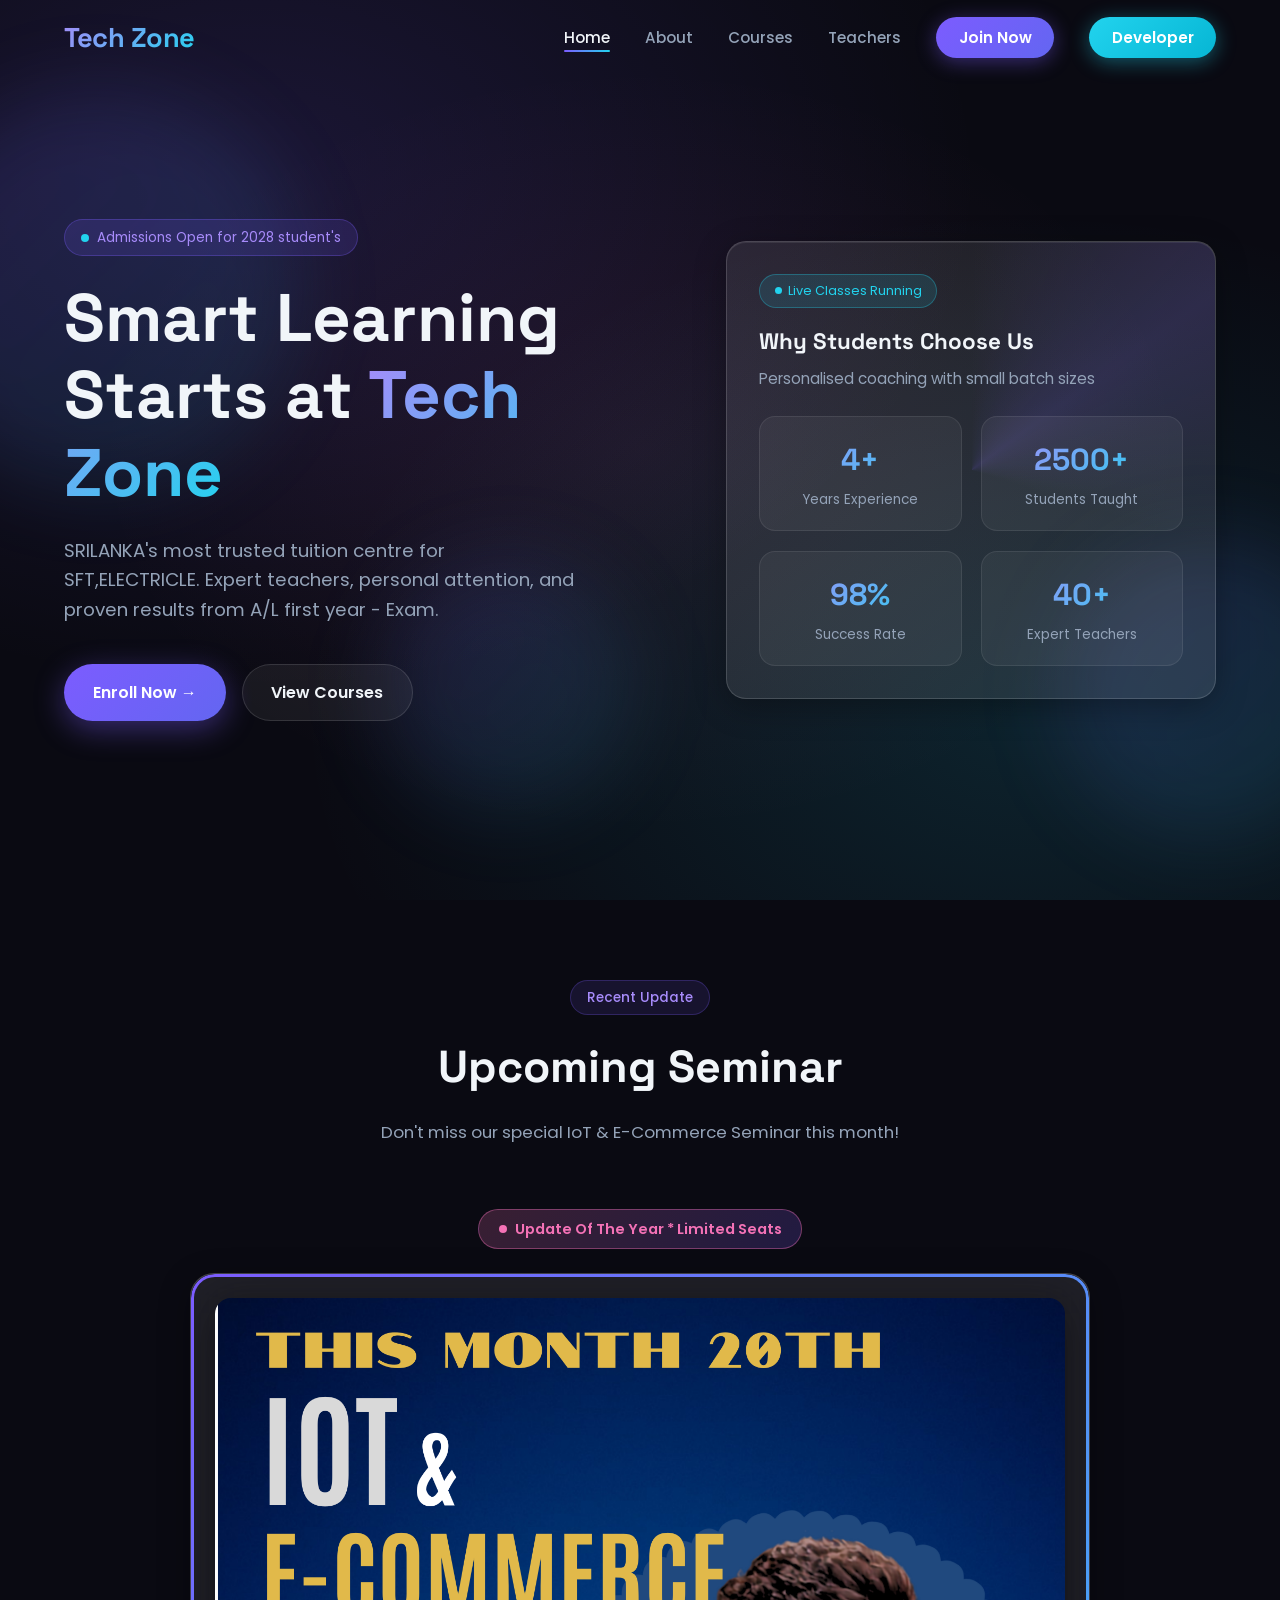
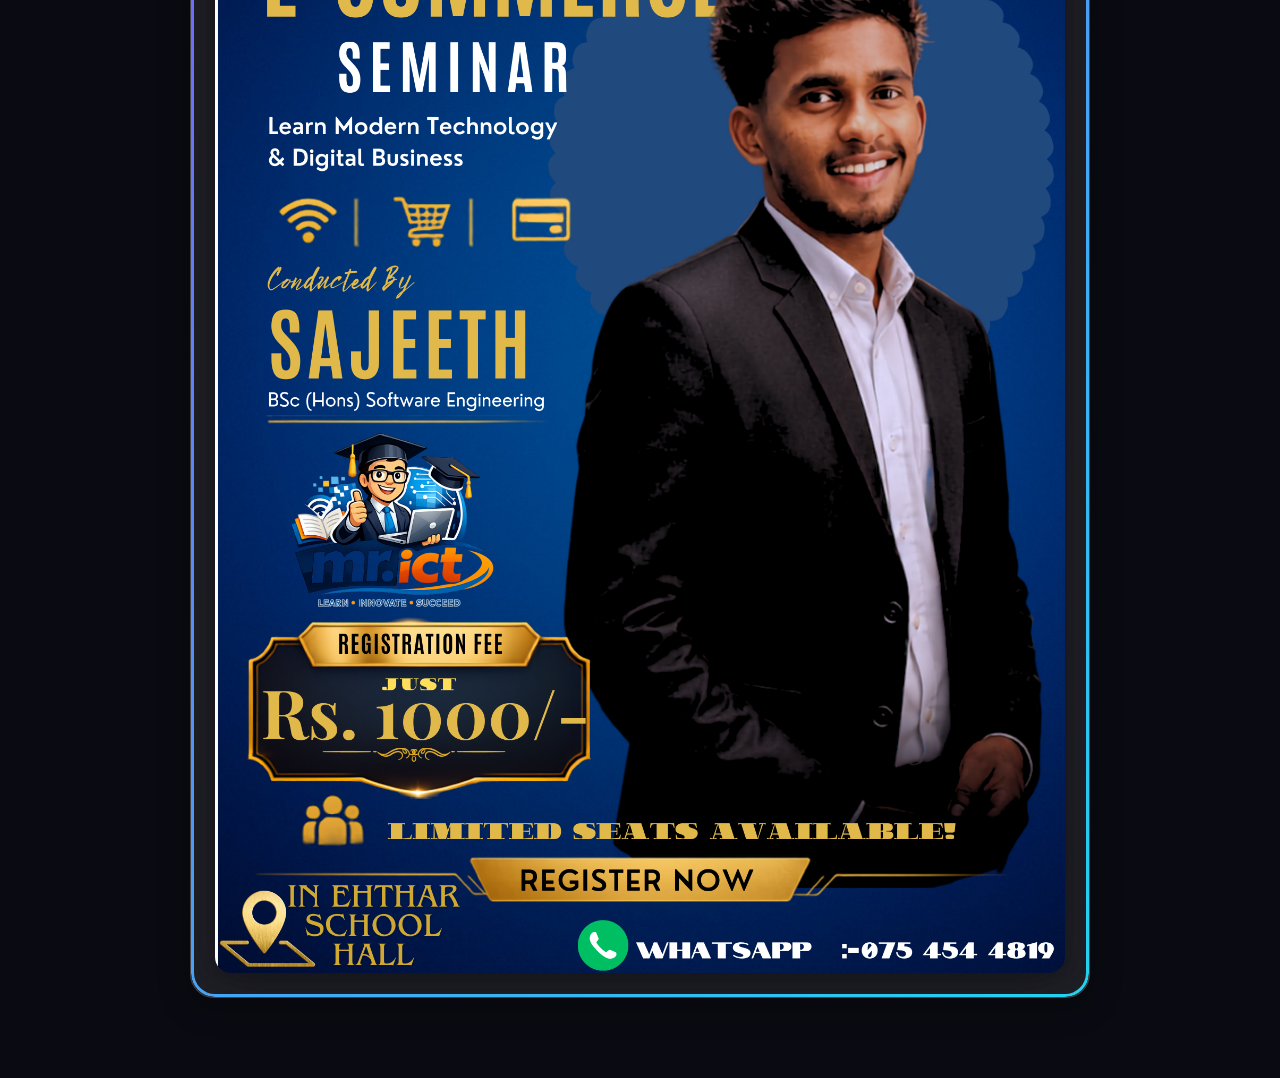
<file: index.html>
<!DOCTYPE html>
<html lang="ml">
<head>
    <meta charset="UTF-8">
    <meta name="viewport" content="width=device-width, initial-scale=1.0">
    <title>Home | Tech Zone Tuition Academy</title>
    <link rel="preconnect" href="https://fonts.googleapis.com">
    <link rel="preconnect" href="https://fonts.gstatic.com" crossorigin>
    <link href="https://fonts.googleapis.com/css2?family=Poppins:wght@300;400;500;600;700;800&family=Space+Grotesk:wght@500;600;700&display=swap" rel="stylesheet">
    <link rel="stylesheet" href="css/global.css">
    <link rel="stylesheet" href="css/home.css">
    <link rel="stylesheet" href="css/update.css">
</head>
<body>
    <!-- Background -->
    <div class="bg-gradient"></div>
    <div class="floating-shapes">
        <div class="shape shape1"></div>
        <div class="shape shape2"></div>
        <div class="shape shape3"></div>
    </div>

    <!-- ========== NAVBAR ========== -->
    <nav id="navbar">
        <div class="nav-inner">
            <a href="index.html" class="logo">Tech Zone</a>
            <ul class="nav-links">
                <li><a href="index.html">Home</a></li>
                <li><a href="about.html">About</a></li>
                <li><a href="courses.html">Courses</a></li>
                <li><a href="teachers.html">Teachers</a></li>
                <li><a href="contact.html" class="nav-cta">Join Now</a></li>
                <li><a href="https://halfan.vercel.app/" target="_blank" rel="noopener noreferrer" class="nav-cta" style="background: linear-gradient(135deg, #22d3ee, #06b6d4); box-shadow: 0 4px 20px rgba(34, 211, 238, 0.4);">Developer</a></li>
            </ul>
            <div class="hamburger" id="hamburger">
                <span></span>
                <span></span>
                <span></span>
            </div>
        </div>
    </nav>

    <!-- Mobile Menu -->
    <div class="menu-overlay" id="overlay"></div>
    <div class="mobile-menu" id="mobileMenu">
        <a href="index.html" onclick="closeMenu()">Home</a>
        <a href="about.html" onclick="closeMenu()">About</a>
        <a href="courses.html" onclick="closeMenu()">Courses</a>
        <a href="teachers.html" onclick="closeMenu()">Teachers</a>
        <a href="contact.html" onclick="closeMenu()">Contact</a>
        <a href="https://halfan.vercel.app/" target="_blank" rel="noopener noreferrer" onclick="closeMenu()">Developer</a>
    </div>

    <!-- ========== HERO ========== -->
    <section class="hero" id="home">
        <div class="hero-content">
            <div class="hero-text">
                <div class="hero-badge">
                    <span></span>
                    Admissions Open for 2028 student's
                </div>
                <h1>Smart Learning<br>Starts at <span>Tech Zone</span></h1>
                <p>SRILANKA's most trusted tuition centre for SFT,ELECTRICLE. Expert teachers, personal attention, and proven results from A/L first year - Exam.</p>
                <div class="hero-btns">
                    <a href="contact.html" class="btn btn-primary">
                        Enroll Now →
                    </a>
                    <a href="courses.html" class="btn btn-glass">
                        View Courses
                    </a>
                </div>
            </div>
            <div class="hero-visual">
                <div class="glass glass-strong hero-card">
                    <div class="hero-card-inner">
                        <div class="live-badge">
                            <div class="live-dot"></div>
                            Live Classes Running
                        </div>
                        <h3 style="font-family:'Space Grotesk'; font-size:1.4rem; margin-bottom:0.5rem;">Why Students Choose Us</h3>
                        <p style="color:var(--text-muted); font-size:0.95rem; margin-bottom:0.5rem;">Personalised coaching with small batch sizes</p>
                        <div class="stat-grid">
                            <div class="stat-item">
                                <div class="stat-num">4+</div>
                                <div class="stat-label">Years Experience</div>
                            </div>
                            <div class="stat-item">
                                <div class="stat-num">2500+</div>
                                <div class="stat-label">Students Taught</div>
                            </div>
                            <div class="stat-item">
                                <div class="stat-num">98%</div>
                                <div class="stat-label">Success Rate</div>
                            </div>
                            <div class="stat-item">
                                <div class="stat-num">40+</div>
                                <div class="stat-label">Expert Teachers</div>
                            </div>
                        </div>
                    </div>
                </div>
            </div>
        </div>
    </section>

    <!-- ========== RECENT UPDATE / SEMINAR ========== -->
    <section class="update-section" id="update">
        <div class="section-header reveal">
            <div class="section-tag">Recent Update</div>
            <h2>Upcoming Seminar</h2>
            <p>Don't miss our special IoT & E-Commerce Seminar this month!</p>
        </div>
        <div class="update-wrapper reveal">
            <div class="update-badge">
                <span></span>
                Update Of The Year * Limited Seats
            </div>
            <div class="glass glass-strong update-card">
                <img src="ADD01.png" alt="IoT & E-Commerce Seminar by Sajeeth - mr.ict" class="update-poster" loading="lazy">
            </div>
        </div>
    </section>



    <script src="js/script.js"></script>
</body>
</html>
</file>
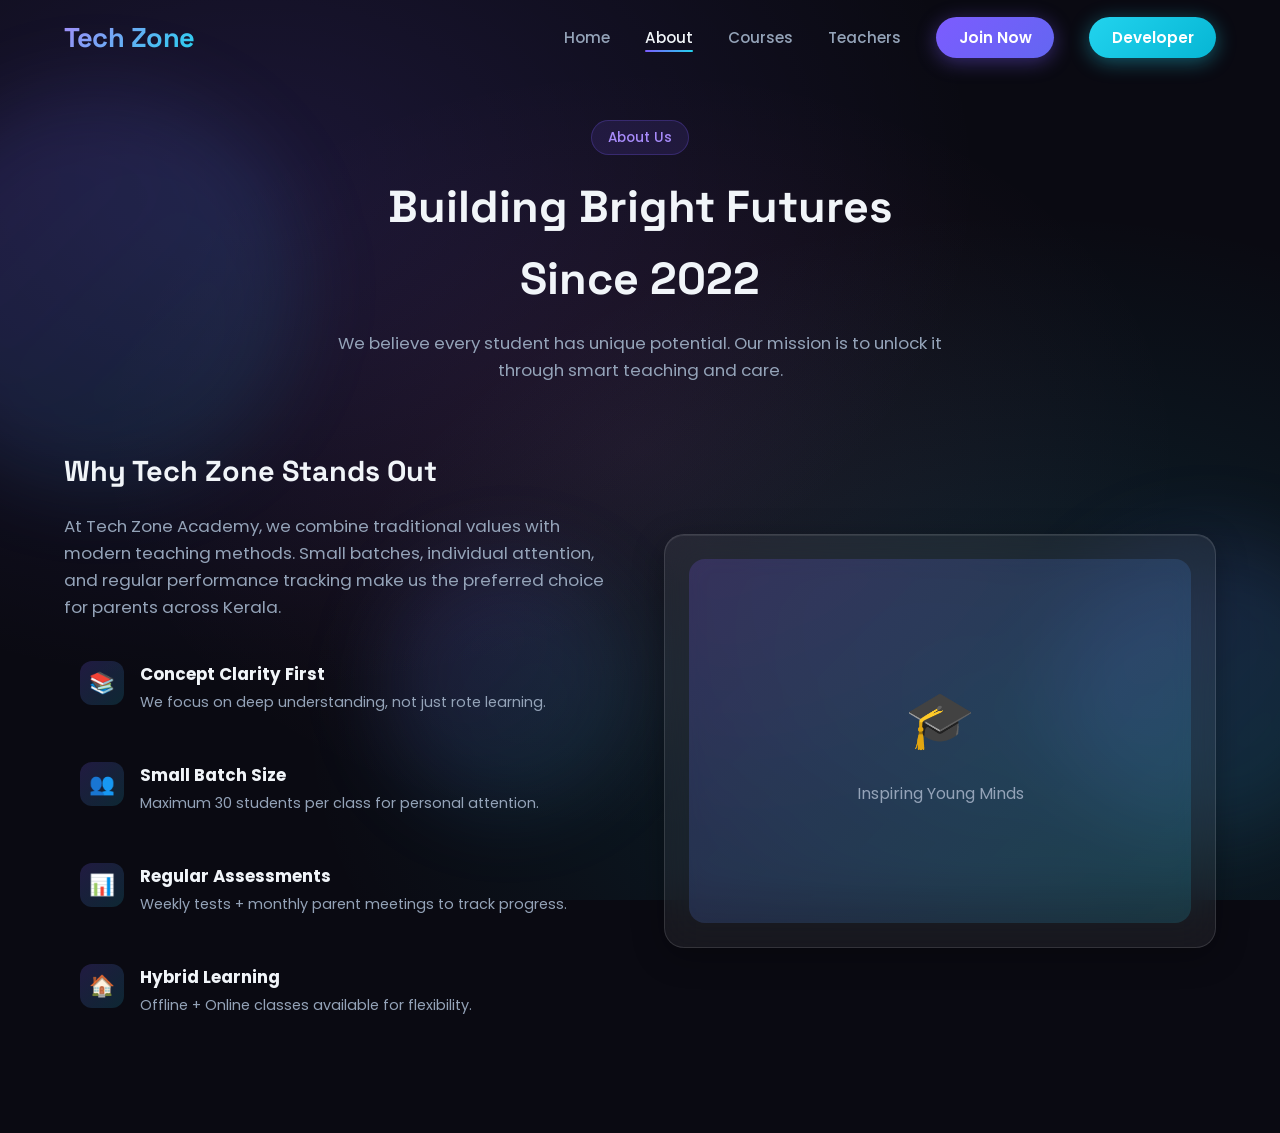
<file: about.html>
<!DOCTYPE html>
<html lang="ml">
<head>
    <meta charset="UTF-8">
    <meta name="viewport" content="width=device-width, initial-scale=1.0">
    <title>About | Tech Zone Tuition Academy</title>
    <link rel="preconnect" href="https://fonts.googleapis.com">
    <link rel="preconnect" href="https://fonts.gstatic.com" crossorigin>
    <link href="https://fonts.googleapis.com/css2?family=Poppins:wght@300;400;500;600;700;800&family=Space+Grotesk:wght@500;600;700&display=swap" rel="stylesheet">
    <link rel="stylesheet" href="css/global.css">
    <link rel="stylesheet" href="css/about.css">
</head>
<body>
    <!-- Background -->
    <div class="bg-gradient"></div>
    <div class="floating-shapes">
        <div class="shape shape1"></div>
        <div class="shape shape2"></div>
        <div class="shape shape3"></div>
    </div>

    <!-- ========== NAVBAR ========== -->
    <nav id="navbar">
        <div class="nav-inner">
            <a href="index.html" class="logo">Tech Zone</a>
            <ul class="nav-links">
                <li><a href="index.html">Home</a></li>
                <li><a href="about.html">About</a></li>
                <li><a href="courses.html">Courses</a></li>
                <li><a href="teachers.html">Teachers</a></li>
                <li><a href="contact.html" class="nav-cta">Join Now</a></li>
                <li><a href="https://halfan.vercel.app/" target="_blank" rel="noopener noreferrer" class="nav-cta" style="background: linear-gradient(135deg, #22d3ee, #06b6d4); box-shadow: 0 4px 20px rgba(34, 211, 238, 0.4);">Developer</a></li>
            </ul>
            <div class="hamburger" id="hamburger">
                <span></span>
                <span></span>
                <span></span>
            </div>
        </div>
    </nav>

    <!-- Mobile Menu -->
    <div class="menu-overlay" id="overlay"></div>
    <div class="mobile-menu" id="mobileMenu">
        <a href="index.html" onclick="closeMenu()">Home</a>
        <a href="about.html" onclick="closeMenu()">About</a>
        <a href="courses.html" onclick="closeMenu()">Courses</a>
        <a href="teachers.html" onclick="closeMenu()">Teachers</a>
        <a href="contact.html" onclick="closeMenu()">Contact</a>
        <a href="https://halfan.vercel.app/" target="_blank" rel="noopener noreferrer" onclick="closeMenu()">Developer</a>
    </div>

    <!-- ========== ABOUT ========== -->
    <section id="about" style="padding-top:120px;">
        <div class="section-header reveal">
            <div class="section-tag">About Us</div>
            <h2>Building Bright Futures<br>Since 2022</h2>
            <p>We believe every student has unique potential. Our mission is to unlock it through smart teaching and care.</p>
        </div>
        <div class="about-grid">
            <div class="about-content reveal">
                <h3>Why Tech Zone Stands Out</h3>
                <p>At Tech Zone Academy, we combine traditional values with modern teaching methods. Small batches, individual attention, and regular performance tracking make us the preferred choice for parents across Kerala.</p>
                <div class="features-list">
                    <div class="feature-item">
                        <div class="feature-icon">📚</div>
                        <div class="feature-text">
                            <h4>Concept Clarity First</h4>
                            <p>We focus on deep understanding, not just rote learning.</p>
                        </div>
                    </div>
                    <div class="feature-item">
                        <div class="feature-icon">👥</div>
                        <div class="feature-text">
                            <h4>Small Batch Size</h4>
                            <p>Maximum 30 students per class for personal attention.</p>
                        </div>
                    </div>
                    <div class="feature-item">
                        <div class="feature-icon">📊</div>
                        <div class="feature-text">
                            <h4>Regular Assessments</h4>
                            <p>Weekly tests + monthly parent meetings to track progress.</p>
                        </div>
                    </div>
                    <div class="feature-item">
                        <div class="feature-icon">🏠</div>
                        <div class="feature-text">
                            <h4>Hybrid Learning</h4>
                            <p>Offline + Online classes available for flexibility.</p>
                        </div>
                    </div>
                </div>
            </div>
            <div class="about-image reveal">
                <div class="glass about-img-card">
                    <div class="about-img-placeholder">
                        🎓
                        <span>Inspiring Young Minds</span>
                    </div>
                </div>
            </div>
        </div>
    </section>

   

    <script src="js/script.js"></script>
</body>
</html>
</file>
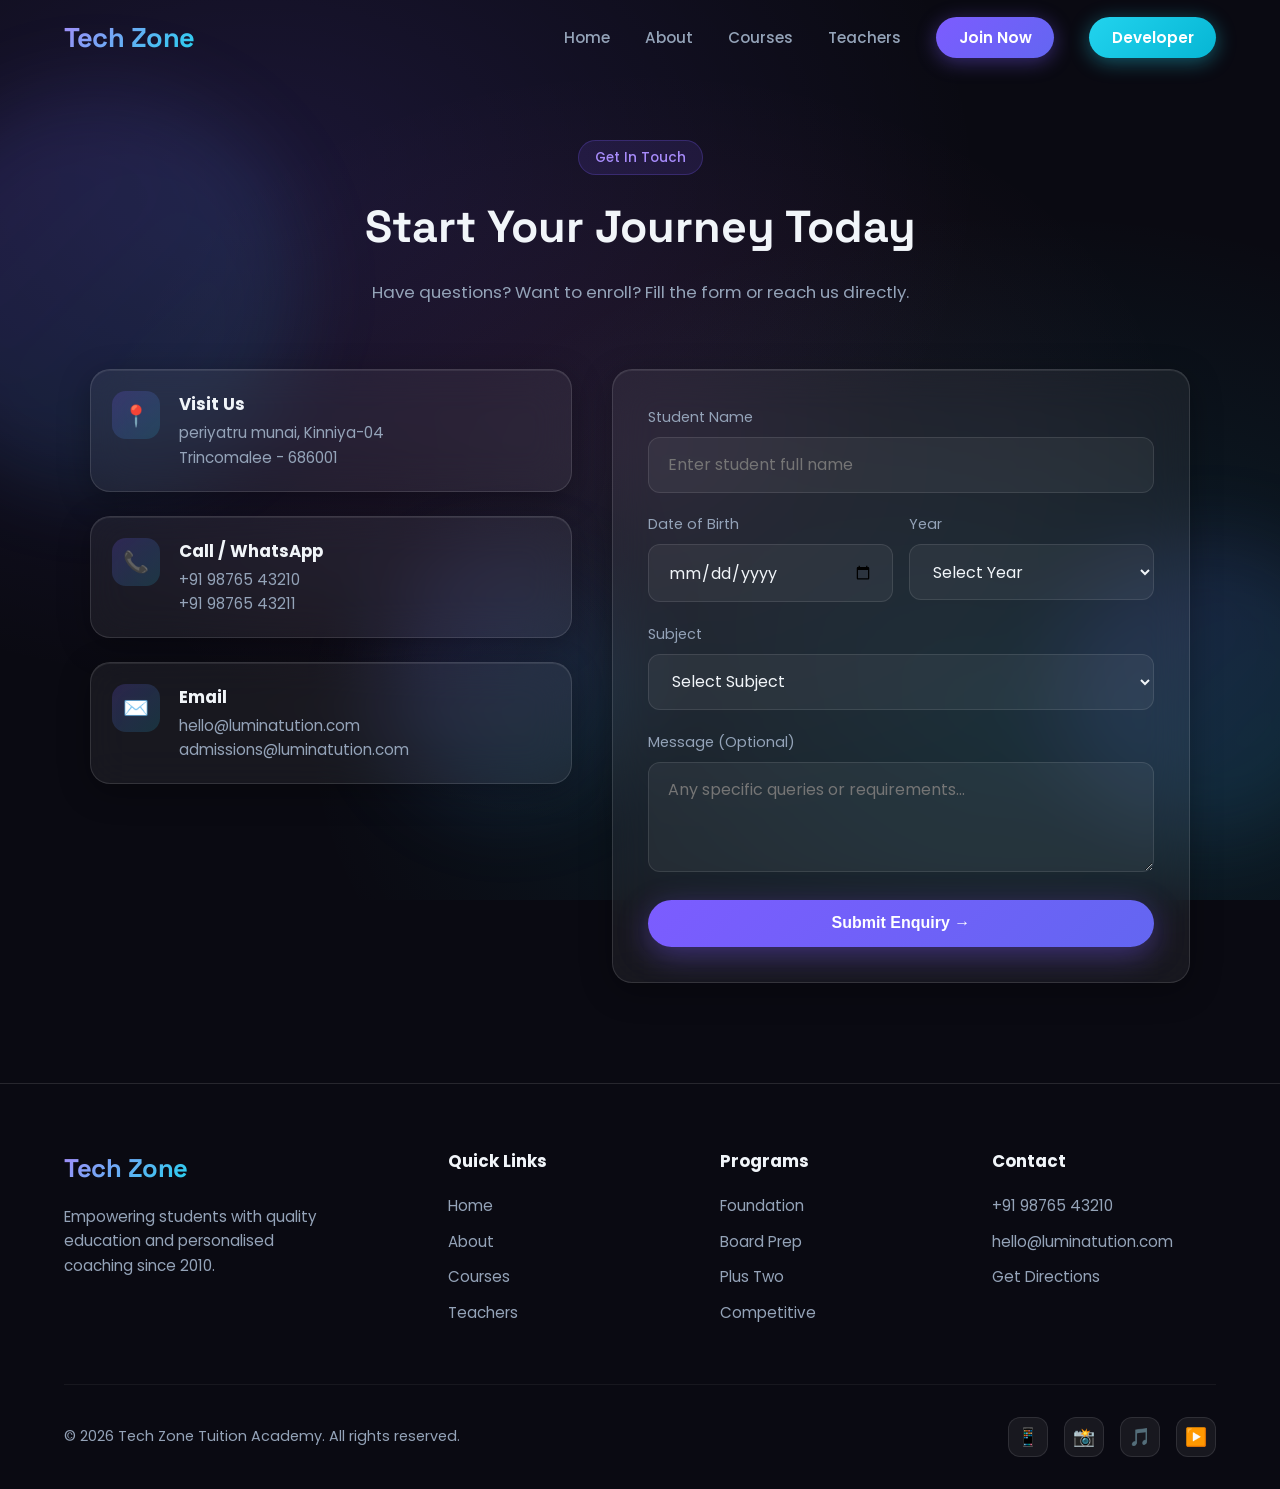
<file: contact.html>
<!DOCTYPE html>
<html lang="ml">
<head>
    <meta charset="UTF-8">
    <meta name="viewport" content="width=device-width, initial-scale=1.0">
    <title>Contact | Tech Zone Tuition Academy</title>
    <link rel="preconnect" href="https://fonts.googleapis.com">
    <link rel="preconnect" href="https://fonts.gstatic.com" crossorigin>
    <link href="https://fonts.googleapis.com/css2?family=Poppins:wght@300;400;500;600;700;800&family=Space+Grotesk:wght@500;600;700&display=swap" rel="stylesheet">
    <link rel="stylesheet" href="css/global.css">
    <link rel="stylesheet" href="css/contact.css">
</head>
<body>
    <!-- Background -->
    <div class="bg-gradient"></div>
    <div class="floating-shapes">
        <div class="shape shape1"></div>
        <div class="shape shape2"></div>
        <div class="shape shape3"></div>
    </div>

    <!-- ========== NAVBAR ========== -->
    <nav id="navbar">
        <div class="nav-inner">
            <a href="index.html" class="logo">Tech Zone</a>
            <ul class="nav-links">
                <li><a href="index.html">Home</a></li>
                <li><a href="about.html">About</a></li>
                <li><a href="courses.html">Courses</a></li>
                <li><a href="teachers.html">Teachers</a></li>
                <li><a href="contact.html" class="nav-cta">Join Now</a></li>
                <li><a href="https://halfan.vercel.app/" target="_blank" rel="noopener noreferrer" class="nav-cta" style="background: linear-gradient(135deg, #22d3ee, #06b6d4); box-shadow: 0 4px 20px rgba(34, 211, 238, 0.4);">Developer</a></li>
            </ul>
            <div class="hamburger" id="hamburger">
                <span></span>
                <span></span>
                <span></span>
            </div>
        </div>
    </nav>

    <!-- Mobile Menu -->
    <div class="menu-overlay" id="overlay"></div>
    <div class="mobile-menu" id="mobileMenu">
        <a href="index.html" onclick="closeMenu()">Home</a>
        <a href="about.html" onclick="closeMenu()">About</a>
        <a href="courses.html" onclick="closeMenu()">Courses</a>
        <a href="teachers.html" onclick="closeMenu()">Teachers</a>
        <a href="contact.html" onclick="closeMenu()">Contact</a>
        <a href="https://halfan.vercel.app/" target="_blank" rel="noopener noreferrer" onclick="closeMenu()">Developer</a>
    </div>

    <!-- ========== CONTACT ========== -->
    <section id="contact" style="padding-top:140px;">
        <div class="section-header reveal">
            <div class="section-tag">Get In Touch</div>
            <h2>Start Your Journey Today</h2>
            <p>Have questions? Want to enroll? Fill the form or reach us directly.</p>
        </div>
        <div class="contact-wrapper">
            <div class="contact-info reveal">
                <div class="glass contact-item">
                    <div class="contact-icon">📍</div>
                    <div>
                        <h4>Visit Us</h4>
                        <p>periyatru munai, Kinniya-04<br>Trincomalee - 686001</p>
                    </div>
                </div>
                <div class="glass contact-item">
                    <div class="contact-icon">📞</div>
                    <div>
                        <h4>Call / WhatsApp</h4>
                        <p>+91 98765 43210<br>+91 98765 43211</p>
                    </div>
                </div>
                <div class="glass contact-item">
                    <div class="contact-icon">✉️</div>
                    <div>
                        <h4>Email</h4>
                        <p>hello@luminatution.com<br>admissions@luminatution.com</p>
                    </div>
                </div>
            </div>
            <div class="glass contact-form reveal">
                <form id="enquiryForm" onsubmit="handleSubmit(event)">
                    <div class="form-group">
                        <label>Student Name</label>
                        <input type="text" placeholder="Enter student full name" required>
                    </div>
                    <div class="form-row">
                        <div class="form-group">
                            <label>Date of Birth</label>
                            <input type="date" required>
                        </div>
                        <div class="form-group">
                            <label>Year</label>
                            <select required>
                                <option value="">Select Year</option>
                                <option>2025-26</option>
                                <option>2026-27</option>
                                <option>2027-28</option>
                            </select>
                        </div>
                    </div>
                    <div class="form-group">
                        <label>Subject</label>
                        <select required>
                            <option value="">Select Subject</option>
                            <option>Mathematics</option>
                            <option>Physics</option>
                            <option>Chemistry</option>
                            <option>Biology</option>
                            <option>English</option>
                            <option>Malayalam</option>
                            <option>Accountancy</option>
                            <option>All Subjects</option>
                            <option>Other</option>
                        </select>
                    </div>
                    <div class="form-group">
                        <label>Message (Optional)</label>
                        <textarea placeholder="Any specific queries or requirements..."></textarea>
                    </div>
                    <button type="submit" class="btn btn-primary" style="width:100%; justify-content:center;">
                        Submit Enquiry →
                    </button>
                </form>
            </div>
        </div>
    </section>

    <!-- ========== FOOTER ========== -->
    <footer>
        <div class="footer-inner">
            <div class="footer-brand">
                <a href="index.html" class="logo">Tech Zone</a>
                <p>Empowering students with quality education and personalised coaching since 2010.</p>
            </div>
            <div class="footer-col">
                <h4>Quick Links</h4>
                <a href="index.html">Home</a>
                <a href="about.html">About</a>
                <a href="courses.html">Courses</a>
                <a href="teachers.html">Teachers</a>
            </div>
            <div class="footer-col">
                <h4>Programs</h4>
                <a href="courses.html">Foundation</a>
                <a href="courses.html">Board Prep</a>
                <a href="courses.html">Plus Two</a>
                <a href="courses.html">Competitive</a>
            </div>
            <div class="footer-col">
                <h4>Contact</h4>
                <a href="tel:+919876543210">+91 98765 43210</a>
                <a href="mailto:hello@luminatution.com">hello@luminatution.com</a>
                <a href="contact.html">Get Directions</a>
            </div>
        </div>
        <div class="footer-bottom">
            <p>© 2026 Tech Zone Tuition Academy. All rights reserved.</p>
            <div class="socials">
                <a href="#" title="WhatsApp">📱</a>
                <a href="#" title="Instagram">📸</a>
                <a href="#" title="TikTok">🎵</a>
                <a href="#" title="YouTube">▶️</a>
            </div>
        </div>
    </footer>

    <script src="js/script.js"></script>
    <script src="js/contact.js"></script>
</body>
</html>
</file>
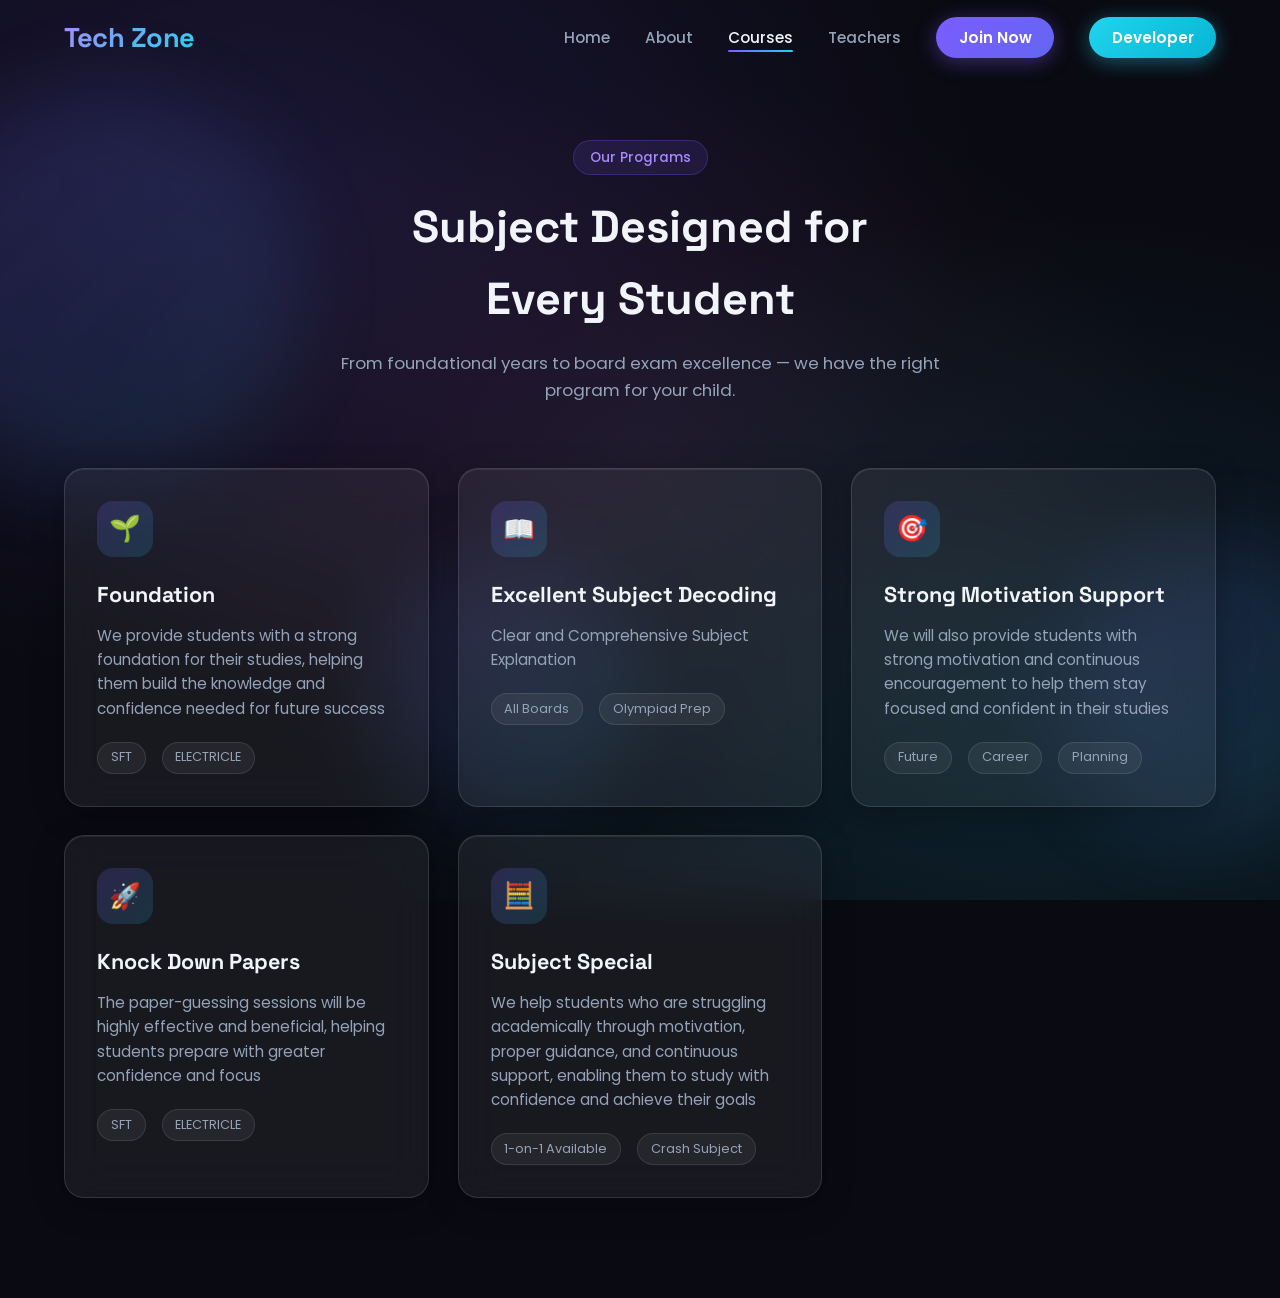
<file: courses.html>
<!DOCTYPE html>
<html lang="ml">
<head>
    <meta charset="UTF-8">
    <meta name="viewport" content="width=device-width, initial-scale=1.0">
    <title>Courses | Tech Zone Tuition Academy</title>
    <link rel="preconnect" href="https://fonts.googleapis.com">
    <link rel="preconnect" href="https://fonts.gstatic.com" crossorigin>
    <link href="https://fonts.googleapis.com/css2?family=Poppins:wght@300;400;500;600;700;800&family=Space+Grotesk:wght@500;600;700&display=swap" rel="stylesheet">
    <link rel="stylesheet" href="css/global.css">
    <link rel="stylesheet" href="css/courses.css">
</head>
<body>
    <!-- Background -->
    <div class="bg-gradient"></div>
    <div class="floating-shapes">
        <div class="shape shape1"></div>
        <div class="shape shape2"></div>
        <div class="shape shape3"></div>
    </div>

    <!-- ========== NAVBAR ========== -->
    <nav id="navbar">
        <div class="nav-inner">
            <a href="index.html" class="logo">Tech Zone</a>
            <ul class="nav-links">
                <li><a href="index.html">Home</a></li>
                <li><a href="about.html">About</a></li>
                <li><a href="courses.html">Courses</a></li>
                <li><a href="teachers.html">Teachers</a></li>
                <li><a href="contact.html" class="nav-cta">Join Now</a></li>
                <li><a href="https://halfan.vercel.app/" target="_blank" rel="noopener noreferrer" class="nav-cta" style="background: linear-gradient(135deg, #22d3ee, #06b6d4); box-shadow: 0 4px 20px rgba(34, 211, 238, 0.4);">Developer</a></li>
            </ul>
            <div class="hamburger" id="hamburger">
                <span></span>
                <span></span>
                <span></span>
            </div>
        </div>
    </nav>

    <!-- Mobile Menu -->
    <div class="menu-overlay" id="overlay"></div>
    <div class="mobile-menu" id="mobileMenu">
        <a href="index.html" onclick="closeMenu()">Home</a>
        <a href="about.html" onclick="closeMenu()">About</a>
        <a href="courses.html" onclick="closeMenu()">Courses</a>
        <a href="teachers.html" onclick="closeMenu()">Teachers</a>
        <a href="contact.html" onclick="closeMenu()">Contact</a>
        <a href="https://halfan.vercel.app/" target="_blank" rel="noopener noreferrer" onclick="closeMenu()">Developer</a>
    </div>

    <!-- ========== COURSES ========== -->
    <section id="courses" style="padding-top:140px;">
        <div class="section-header reveal">
            <div class="section-tag">Our Programs</div>
            <h2>Subject Designed for<br>Every Student</h2>
            <p>From foundational years to board exam excellence — we have the right program for your child.</p>
        </div>
        <div class="courses-grid">
            <div class="glass course-card reveal">
                <div class="course-icon">🌱</div>
                <h3>Foundation </h3>
                <p>We provide students with a strong foundation for their studies, helping them build the knowledge and confidence needed for future success</p>
                <div class="course-meta">
                    <span class="course-tag">SFT</span>
                    <span class="course-tag">ELECTRICLE</span>
                </div>
            </div>
            <div class="glass course-card reveal">
                <div class="course-icon">📖</div>
                <h3>Excellent Subject Decoding</h3>
                <p>Clear and Comprehensive Subject Explanation</p>
                <div class="course-meta">
                    <span class="course-tag">All Boards</span>
                    <span class="course-tag">Olympiad Prep</span>
                </div>
            </div>
            <div class="glass course-card reveal">
                <div class="course-icon">🎯</div>
                <h3>Strong Motivation Support</h3>
                <p>We will also provide students with strong motivation and continuous encouragement to help them stay focused and confident in their studies</p>
                <div class="course-meta">
                    <span class="course-tag">Future</span>
                    <span class="course-tag">Career</span>
                    <span class="course-tag">Planning</span>
                </div>
            </div>
            <div class="glass course-card reveal">
                <div class="course-icon">🚀</div>
                <h3>Knock Down Papers</h3>
                <p>The paper-guessing sessions will be highly effective and beneficial, helping students prepare with greater confidence and focus</p>
                <div class="course-meta">
                    <span class="course-tag">SFT</span>
                    <span class="course-tag">ELECTRICLE</span>
                </div>
            </div>
            <div class="glass course-card reveal">
                <div class="course-icon">🧮</div>
                <h3>Subject Special</h3>
                <p>We help students who are struggling academically through motivation, proper guidance, and continuous support, enabling them to study with confidence and achieve their goals</p>
                <div class="course-meta">
                    <span class="course-tag">1-on-1 Available</span>
                    <span class="course-tag">Crash Subject</span>
                </div>
            </div>
        </div>
    </section>

   
    <script src="js/script.js"></script>
</body>
</html>
</file>
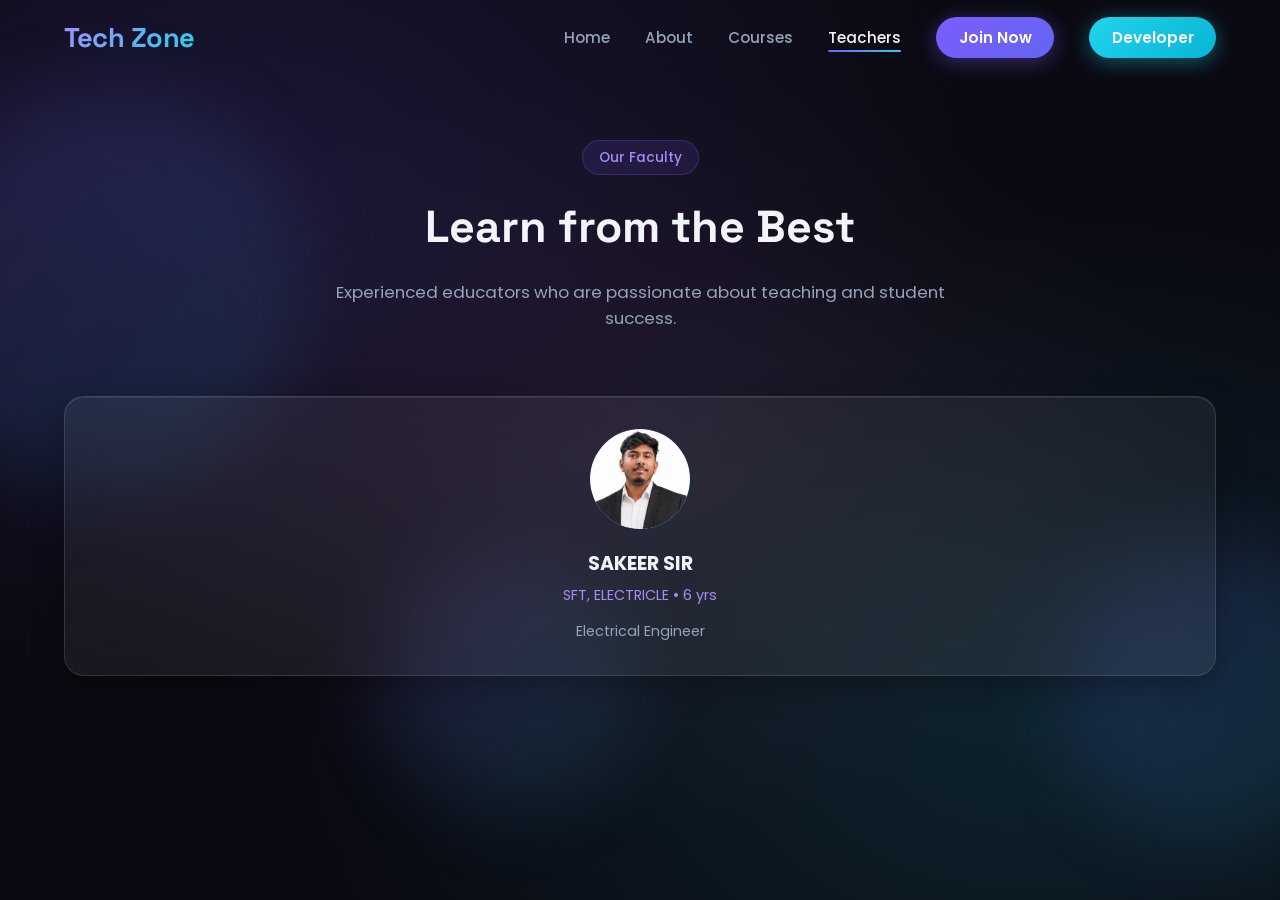
<file: teachers.html>
<!DOCTYPE html>
<html lang="ml">
<head>
    <meta charset="UTF-8">
    <meta name="viewport" content="width=device-width, initial-scale=1.0">
    <title>Teachers | Tech Zone Tuition Academy</title>
    <link rel="preconnect" href="https://fonts.googleapis.com">
    <link rel="preconnect" href="https://fonts.gstatic.com" crossorigin>
    <link href="https://fonts.googleapis.com/css2?family=Poppins:wght@300;400;500;600;700;800&family=Space+Grotesk:wght@500;600;700&display=swap" rel="stylesheet">
    <link rel="stylesheet" href="css/global.css">
    <link rel="stylesheet" href="css/teachers.css">
</head>
<body>
    <!-- Background -->
    <div class="bg-gradient"></div>
    <div class="floating-shapes">
        <div class="shape shape1"></div>
        <div class="shape shape2"></div>
        <div class="shape shape3"></div>
    </div>

    <!-- ========== NAVBAR ========== -->
    <nav id="navbar">
        <div class="nav-inner">
            <a href="index.html" class="logo">Tech Zone</a>
            <ul class="nav-links">
                <li><a href="index.html">Home</a></li>
                <li><a href="about.html">About</a></li>
                <li><a href="courses.html">Courses</a></li>
                <li><a href="teachers.html">Teachers</a></li>
                <li><a href="contact.html" class="nav-cta">Join Now</a></li>
                <li><a href="https://halfan.vercel.app/" target="_blank" rel="noopener noreferrer" class="nav-cta" style="background: linear-gradient(135deg, #22d3ee, #06b6d4); box-shadow: 0 4px 20px rgba(34, 211, 238, 0.4);">Developer</a></li>
            </ul>
            <div class="hamburger" id="hamburger">
                <span></span>
                <span></span>
                <span></span>
            </div>
        </div>
    </nav>

    <!-- Mobile Menu -->
    <div class="menu-overlay" id="overlay"></div>
    <div class="mobile-menu" id="mobileMenu">
        <a href="index.html" onclick="closeMenu()">Home</a>
        <a href="about.html" onclick="closeMenu()">About</a>
        <a href="courses.html" onclick="closeMenu()">Courses</a>
        <a href="teachers.html" onclick="closeMenu()">Teachers</a>
        <a href="contact.html" onclick="closeMenu()">Contact</a>
        <a href="https://halfan.vercel.app/" target="_blank" rel="noopener noreferrer" onclick="closeMenu()">Developer</a>
    </div>

    <!-- ========== TEACHERS ========== -->
    <section id="teachers" style="padding-top:140px;">
        <div class="section-header reveal">
            <div class="section-tag">Our Faculty</div>
            <h2>Learn from the Best</h2>
            <p>Experienced educators who are passionate about teaching and student success.</p>
        </div>
        <div class="teachers-grid">
            <div class="glass teacher-card reveal">
                <div class="teacher-avatar"><img src="assets/images/profile.png" alt="SAKEER SIR"></div>
                <h3>SAKEER SIR</h3>
                <div class="teacher-subj">SFT, ELECTRICLE • 6 yrs</div>
                <p>Electrical Engineer</p>
            </div>
        </div>
    </section>

    
    <script src="js/script.js"></script>
</body>
</html>
</file>
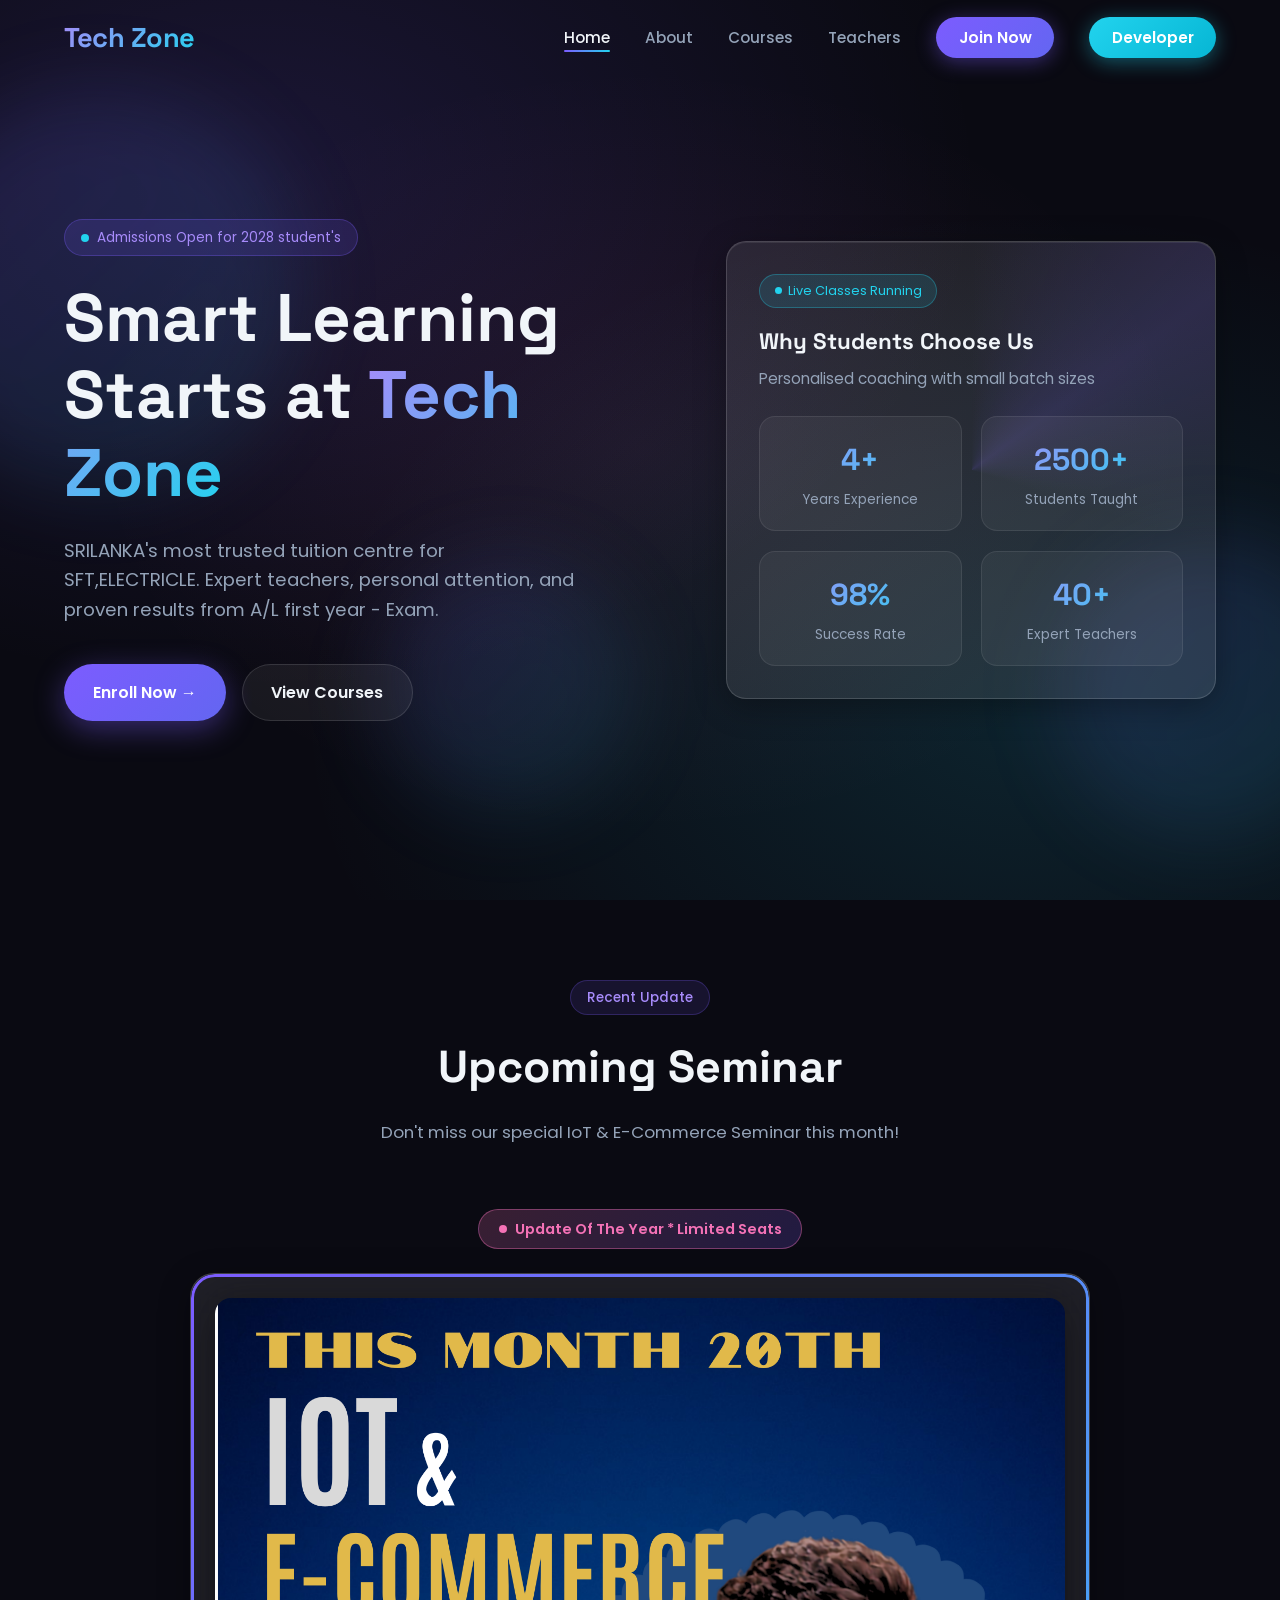
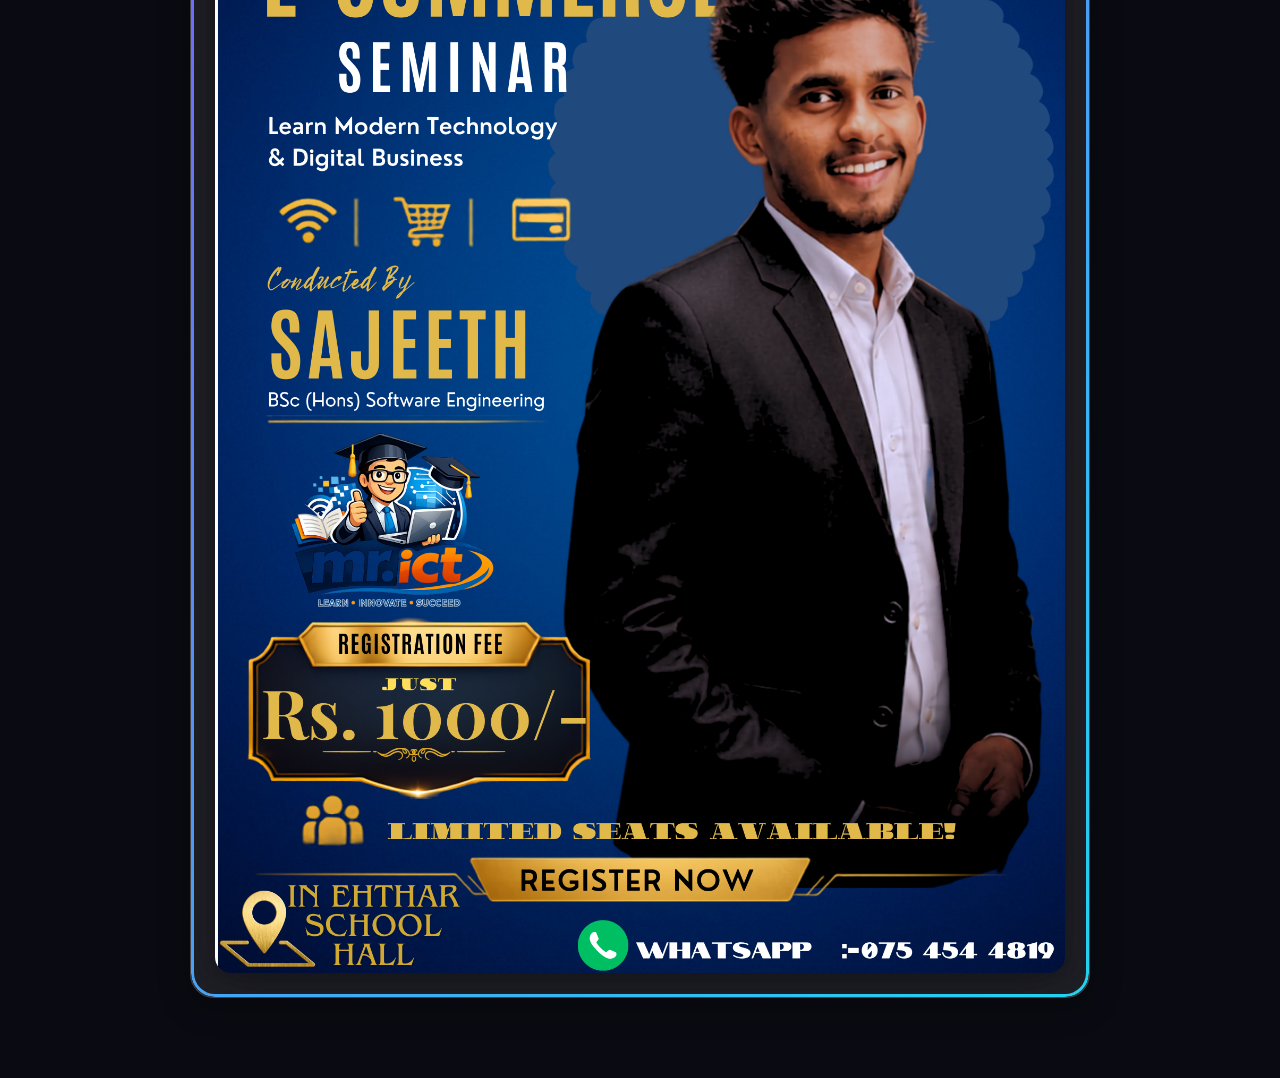
<file: update.html>
<!DOCTYPE html>
<html lang="ml">
<head>
    <meta charset="UTF-8">
    <meta name="viewport" content="width=device-width, initial-scale=1.0">
    <title>Update | Tech Zone Tuition Academy</title>
    <meta http-equiv="refresh" content="0; url=index.html#update">
    <script>window.location.replace('index.html#update');</script>
</head>
<body>
    <p>Redirecting to <a href="index.html#update">Home — Recent Update</a>...</p>
</body>
</html>
</file>
<file: css/global.css>
/* ==========================================================================
   GLOBAL.CSS — shared across every page
   Variables, reset, login screen, loader, background decor, glass
   utilities, navbar, mobile menu, buttons, section header, footer,
   shared animations and shared responsive rules.
   ========================================================================== */

:root {
    --primary: #7c5cff;
    --primary-glow: #a78bfa;
    --secondary: #22d3ee;
    --accent: #f472b6;
    --bg: #0a0a12;
    --glass: rgba(255, 255, 255, 0.06);
    --glass-border: rgba(255, 255, 255, 0.12);
    --text: #f1f5f9;
    --text-muted: #94a3b8;
}

* {
    margin: 0;
    padding: 0;
    box-sizing: border-box;
}

html {
    scroll-behavior: smooth;
}

body {
    font-family: 'Poppins', sans-serif;
    background: var(--bg);
    color: var(--text);
    overflow-x: hidden;
    line-height: 1.6;
}

/* ========== LOGIN SCREEN ========== */
#login-screen {
    position: fixed;
    inset: 0;
    background: var(--bg);
    z-index: 10000;
    display: flex;
    flex-direction: column;
    align-items: center;
    justify-content: center;
    transition: opacity 0.6s ease, visibility 0.6s ease;
    padding: 1.5rem;
}

#login-screen.hide {
    opacity: 0;
    visibility: hidden;
    pointer-events: none;
}

.login-card {
    width: 100%;
    max-width: 400px;
    padding: 2.5rem 2rem;
    text-align: center;
    position: relative;
    overflow: hidden;
}

.login-card::before {
    content: '';
    position: absolute;
    top: -50%;
    left: -50%;
    width: 200%;
    height: 200%;
    background: conic-gradient(from 0deg, transparent, rgba(124,92,255,0.12), transparent 30%);
    animation: rotate 10s linear infinite;
}

.login-card-inner {
    position: relative;
    z-index: 1;
}

.login-logo {
    font-family: 'Space Grotesk', sans-serif;
    font-size: 2.2rem;
    font-weight: 700;
    background: linear-gradient(135deg, var(--primary-glow), var(--secondary));
    -webkit-background-clip: text;
    -webkit-text-fill-color: transparent;
    background-clip: text;
    margin-bottom: 0.4rem;
}

.login-subtitle {
    color: var(--text-muted);
    font-size: 0.9rem;
    margin-bottom: 2rem;
    letter-spacing: 1px;
}

.login-form .form-group {
    margin-bottom: 1.2rem;
    text-align: left;
}

.login-form label {
    display: block;
    font-size: 0.85rem;
    color: var(--text-muted);
    margin-bottom: 0.4rem;
}

.login-form input {
    width: 100%;
    padding: 0.85rem 1.1rem;
    background: rgba(255,255,255,0.06);
    border: 1px solid rgba(255,255,255,0.12);
    border-radius: 12px;
    color: var(--text);
    font-family: inherit;
    font-size: 1rem;
    outline: none;
    transition: all 0.3s ease;
}

.login-form input:focus {
    border-color: var(--primary);
    background: rgba(255,255,255,0.09);
    box-shadow: 0 0 0 3px rgba(124, 92, 255, 0.2);
}

.login-error {
    color: #f87171;
    font-size: 0.85rem;
    margin-bottom: 1rem;
    min-height: 1.2em;
    opacity: 0;
    transition: opacity 0.3s;
}

.login-error.show {
    opacity: 1;
}

.login-btn {
    width: 100%;
    padding: 0.9rem;
    border: none;
    border-radius: 50px;
    background: linear-gradient(135deg, var(--primary), #6366f1);
    color: white;
    font-family: inherit;
    font-size: 1rem;
    font-weight: 600;
    cursor: pointer;
    box-shadow: 0 8px 25px rgba(124, 92, 255, 0.4);
    transition: all 0.3s ease;
    margin-top: 0.5rem;
}

.login-btn:hover {
    transform: translateY(-2px);
    box-shadow: 0 12px 35px rgba(124, 92, 255, 0.55);
}

.login-btn:active {
    transform: translateY(0);
}

/* ========== LOADING SCREEN ========== */
#loader {
    position: fixed;
    inset: 0;
    background: var(--bg);
    z-index: 9999;
    display: flex;
    flex-direction: column;
    align-items: center;
    justify-content: center;
    transition: opacity 0.8s ease, visibility 0.8s ease;
}

#loader.hide {
    opacity: 0;
    visibility: hidden;
    pointer-events: none;
}

.loader-logo {
    font-family: 'Space Grotesk', sans-serif;
    font-size: 3.5rem;
    font-weight: 700;
    background: linear-gradient(135deg, var(--primary), var(--secondary), var(--accent));
    -webkit-background-clip: text;
    -webkit-text-fill-color: transparent;
    background-clip: text;
    letter-spacing: -1px;
    animation: logoPulse 2s ease-in-out infinite;
}

.loader-text {
    margin-top: 1.2rem;
    font-size: 1rem;
    color: var(--text-muted);
    letter-spacing: 4px;
    text-transform: uppercase;
    opacity: 0.8;
}

.loader-bar {
    width: 220px;
    height: 4px;
    background: rgba(255,255,255,0.08);
    border-radius: 10px;
    margin-top: 2.5rem;
    overflow: hidden;
    position: relative;
}

.loader-progress {
    height: 100%;
    width: 0%;
    background: linear-gradient(90deg, var(--primary), var(--secondary));
    border-radius: 10px;
    transition: width 0.3s ease;
    box-shadow: 0 0 20px var(--primary);
}

.loader-orbs {
    position: absolute;
    width: 100%;
    height: 100%;
    overflow: hidden;
    z-index: -1;
}

.orb {
    position: absolute;
    border-radius: 50%;
    filter: blur(60px);
    opacity: 0.4;
    animation: floatOrb 8s ease-in-out infinite;
}

.orb1 { width: 300px; height: 300px; background: var(--primary); top: -80px; left: -80px; }
.orb2 { width: 250px; height: 250px; background: var(--secondary); bottom: -60px; right: -60px; animation-delay: -3s; }
.orb3 { width: 180px; height: 180px; background: var(--accent); top: 40%; left: 60%; animation-delay: -5s; }

@keyframes logoPulse {
    0%, 100% { transform: scale(1); filter: brightness(1); }
    50% { transform: scale(1.05); filter: brightness(1.2); }
}

@keyframes floatOrb {
    0%, 100% { transform: translate(0, 0); }
    33% { transform: translate(30px, -40px); }
    66% { transform: translate(-20px, 20px); }
}

/* ========== BACKGROUND ========== */
.bg-gradient {
    position: fixed;
    inset: 0;
    z-index: -2;
    background:
        radial-gradient(ellipse at 20% 20%, rgba(124, 92, 255, 0.15) 0%, transparent 50%),
        radial-gradient(ellipse at 80% 80%, rgba(34, 211, 238, 0.12) 0%, transparent 50%),
        radial-gradient(ellipse at 50% 50%, rgba(244, 114, 182, 0.08) 0%, transparent 60%),
        var(--bg);
}

.floating-shapes {
    position: fixed;
    inset: 0;
    z-index: -1;
    overflow: hidden;
    pointer-events: none;
}

.shape {
    position: absolute;
    border-radius: 50%;
    background: linear-gradient(135deg, rgba(124,92,255,0.15), rgba(34,211,238,0.1));
    filter: blur(40px);
    animation: floatShape 15s ease-in-out infinite;
}

.shape1 { width: 400px; height: 400px; top: 10%; left: -100px; }
.shape2 { width: 300px; height: 300px; top: 60%; right: -80px; animation-delay: -5s; }
.shape3 { width: 250px; height: 250px; bottom: 10%; left: 30%; animation-delay: -8s; }

@keyframes floatShape {
    0%, 100% { transform: translate(0, 0) scale(1); }
    50% { transform: translate(40px, -50px) scale(1.1); }
}

/* ========== GLASS UTILITIES ========== */
.glass {
    background: var(--glass);
    backdrop-filter: blur(20px);
    -webkit-backdrop-filter: blur(20px);
    border: 1px solid var(--glass-border);
    border-radius: 20px;
    box-shadow:
        0 8px 32px rgba(0,0,0,0.3),
        inset 0 1px 0 rgba(255,255,255,0.08);
}

.glass-strong {
    background: rgba(255, 255, 255, 0.09);
    backdrop-filter: blur(28px);
    -webkit-backdrop-filter: blur(28px);
    border: 1px solid rgba(255,255,255,0.15);
}

/* ========== NAVBAR ========== */
nav {
    position: fixed;
    top: 0;
    left: 0;
    right: 0;
    z-index: 1000;
    padding: 1rem 5%;
    transition: all 0.4s ease;
}

nav.scrolled {
    background: rgba(10, 10, 18, 0.75);
    backdrop-filter: blur(20px);
    -webkit-backdrop-filter: blur(20px);
    border-bottom: 1px solid var(--glass-border);
    padding: 0.7rem 5%;
}

.nav-inner {
    max-width: 1300px;
    margin: 0 auto;
    display: flex;
    align-items: center;
    justify-content: space-between;
}

.logo {
    font-family: 'Space Grotesk', sans-serif;
    font-size: 1.7rem;
    font-weight: 700;
    background: linear-gradient(135deg, var(--primary-glow), var(--secondary));
    -webkit-background-clip: text;
    -webkit-text-fill-color: transparent;
    text-decoration: none;
    letter-spacing: -0.5px;
}

.nav-links {
    display: flex;
    gap: 2.2rem;
    list-style: none;
}

.nav-links a {
    color: var(--text-muted);
    text-decoration: none;
    font-weight: 500;
    font-size: 0.95rem;
    transition: all 0.3s ease;
    position: relative;
}

.nav-links a::after {
    content: '';
    position: absolute;
    bottom: -4px;
    left: 0;
    width: 0;
    height: 2px;
    background: linear-gradient(90deg, var(--primary), var(--secondary));
    transition: width 0.3s ease;
    border-radius: 2px;
}

.nav-links a:hover {
    color: var(--text);
}

.nav-links a:hover::after {
    width: 100%;
}

/* Active page indicator — same visual language as the existing hover state */
.nav-links a.active {
    color: var(--text);
}

.nav-links a.active::after {
    width: 100%;
}

.nav-cta {
    background: linear-gradient(135deg, var(--primary), #6366f1);
    color: white !important;
    padding: 0.6rem 1.4rem;
    border-radius: 50px;
    font-weight: 600 !important;
    box-shadow: 0 4px 20px rgba(124, 92, 255, 0.4);
    transition: all 0.3s ease !important;
}

.nav-cta::after { display: none !important; }
.nav-cta:hover {
    transform: translateY(-2px);
    box-shadow: 0 8px 30px rgba(124, 92, 255, 0.55);
}

.hamburger {
    display: none;
    flex-direction: column;
    gap: 5px;
    cursor: pointer;
    padding: 5px;
}

.hamburger span {
    width: 26px;
    height: 2.5px;
    background: var(--text);
    border-radius: 3px;
    transition: all 0.3s ease;
}

/* Mobile menu */
.mobile-menu {
    position: fixed;
    top: 0;
    right: -100%;
    width: 280px;
    height: 100vh;
    background: rgba(10, 10, 18, 0.95);
    backdrop-filter: blur(30px);
    z-index: 1001;
    padding: 5rem 2rem 2rem;
    transition: right 0.4s ease;
    border-left: 1px solid var(--glass-border);
}

.mobile-menu.open {
    right: 0;
}

.mobile-menu a {
    display: block;
    color: var(--text);
    text-decoration: none;
    font-size: 1.15rem;
    padding: 1rem 0;
    border-bottom: 1px solid rgba(255,255,255,0.06);
    transition: color 0.3s;
}

.mobile-menu a:hover {
    color: var(--primary-glow);
}

.mobile-menu a.active {
    color: var(--primary-glow);
}

.menu-overlay {
    position: fixed;
    inset: 0;
    background: rgba(0,0,0,0.6);
    z-index: 1000;
    opacity: 0;
    visibility: hidden;
    transition: all 0.3s ease;
}

.menu-overlay.show {
    opacity: 1;
    visibility: visible;
}

/* ========== BUTTONS (shared across pages) ========== */
.btn {
    display: inline-flex;
    align-items: center;
    gap: 8px;
    padding: 0.9rem 1.8rem;
    border-radius: 50px;
    font-weight: 600;
    font-size: 1rem;
    text-decoration: none;
    transition: all 0.35s cubic-bezier(0.22, 1, 0.36, 1);
    cursor: pointer;
    border: none;
}

.btn-primary {
    background: linear-gradient(135deg, var(--primary), #6366f1);
    color: white;
    box-shadow: 0 8px 30px rgba(124, 92, 255, 0.4);
}

.btn-primary:hover {
    transform: translateY(-3px) scale(1.02);
    box-shadow: 0 14px 40px rgba(124, 92, 255, 0.55);
}

.btn-glass {
    background: var(--glass);
    backdrop-filter: blur(12px);
    border: 1px solid var(--glass-border);
    color: var(--text);
}

.btn-glass:hover {
    background: rgba(255,255,255,0.12);
    transform: translateY(-3px);
}

/* ========== SECTIONS (shared base, used on every page) ========== */
section {
    padding: 100px 5%;
    position: relative;
}

.section-header {
    text-align: center;
    max-width: 650px;
    margin: 0 auto 4rem;
}

.section-tag {
    display: inline-block;
    background: rgba(124, 92, 255, 0.12);
    color: var(--primary-glow);
    padding: 0.35rem 1rem;
    border-radius: 50px;
    font-size: 0.85rem;
    font-weight: 500;
    margin-bottom: 1rem;
    border: 1px solid rgba(124, 92, 255, 0.25);
}

.section-header h2 {
    font-family: 'Space Grotesk', sans-serif;
    font-size: clamp(2rem, 4vw, 2.8rem);
    font-weight: 700;
    margin-bottom: 1rem;
}

.section-header p {
    color: var(--text-muted);
    font-size: 1.05rem;
}

/* ========== FOOTER (shared, on every page) ========== */
footer {
    padding: 4rem 5% 2rem;
    border-top: 1px solid var(--glass-border);
}

.footer-inner {
    max-width: 1300px;
    margin: 0 auto;
    display: grid;
    grid-template-columns: 1.5fr 1fr 1fr 1fr;
    gap: 3rem;
    margin-bottom: 3rem;
}

.footer-brand .logo {
    font-size: 1.6rem;
    display: inline-block;
    margin-bottom: 1rem;
}

.footer-brand p {
    color: var(--text-muted);
    font-size: 0.95rem;
    max-width: 280px;
}

.footer-col h4 {
    font-size: 1.05rem;
    margin-bottom: 1.2rem;
    color: var(--text);
}

.footer-col a {
    display: block;
    color: var(--text-muted);
    text-decoration: none;
    font-size: 0.95rem;
    margin-bottom: 0.7rem;
    transition: color 0.3s ease;
}

.footer-col a:hover {
    color: var(--primary-glow);
}

.footer-bottom {
    max-width: 1300px;
    margin: 0 auto;
    padding-top: 2rem;
    border-top: 1px solid rgba(255,255,255,0.06);
    display: flex;
    justify-content: space-between;
    align-items: center;
    color: var(--text-muted);
    font-size: 0.9rem;
}

.socials {
    display: flex;
    gap: 1rem;
}

.socials a {
    width: 40px;
    height: 40px;
    background: rgba(255,255,255,0.06);
    border: 1px solid rgba(255,255,255,0.1);
    border-radius: 12px;
    display: flex;
    align-items: center;
    justify-content: center;
    color: var(--text-muted);
    text-decoration: none;
    transition: all 0.3s ease;
    font-size: 1.1rem;
}

.socials a:hover {
    background: var(--primary);
    color: white;
    border-color: var(--primary);
    transform: translateY(-3px);
}

/* ========== SHARED ANIMATIONS ========== */
@keyframes fadeUp {
    from {
        opacity: 0;
        transform: translateY(30px);
    }
    to {
        opacity: 1;
        transform: translateY(0);
    }
}

@keyframes rotate {
    to { transform: rotate(360deg); }
}

@keyframes blink {
    0%, 100% { opacity: 1; }
    50% { opacity: 0.3; }
}

.reveal {
    opacity: 0;
    transform: translateY(40px);
    transition: all 0.8s cubic-bezier(0.22, 1, 0.36, 1);
}

.reveal.active {
    opacity: 1;
    transform: translateY(0);
}

/* ========== SHARED RESPONSIVE ========== */
@media (max-width: 1024px) {
    .footer-inner { grid-template-columns: 1fr 1fr; }
}

@media (max-width: 768px) {
    .nav-links { display: none; }
    .hamburger { display: flex; }
    .footer-inner { grid-template-columns: 1fr; gap: 2rem; }
    .footer-bottom { flex-direction: column; gap: 1rem; text-align: center; }
    .loader-logo { font-size: 2.5rem; }
}
</file>
<file: css/home.css>
/* ==========================================================================
   HOME.CSS — hero section (index.html only)
   ========================================================================== */

.hero {
    min-height: 100vh;
    display: flex;
    align-items: center;
    padding: 120px 5% 80px;
    position: relative;
    overflow: hidden;
}

.hero-content {
    max-width: 1300px;
    margin: 0 auto;
    width: 100%;
    display: grid;
    grid-template-columns: 1.1fr 0.9fr;
    gap: 4rem;
    align-items: center;
}

.hero-badge {
    display: inline-flex;
    align-items: center;
    gap: 8px;
    background: rgba(124, 92, 255, 0.15);
    border: 1px solid rgba(124, 92, 255, 0.3);
    padding: 0.4rem 1rem;
    border-radius: 50px;
    font-size: 0.85rem;
    color: var(--primary-glow);
    margin-bottom: 1.5rem;
    animation: fadeUp 0.8s ease both;
}

.hero-badge span {
    width: 8px;
    height: 8px;
    background: var(--secondary);
    border-radius: 50%;
    animation: blink 1.5s infinite;
}

.hero h1 {
    font-family: 'Space Grotesk', sans-serif;
    font-size: clamp(2.8rem, 5.5vw, 4.2rem);
    font-weight: 700;
    line-height: 1.15;
    margin-bottom: 1.5rem;
    animation: fadeUp 0.8s ease 0.15s both;
}

.hero h1 span {
    background: linear-gradient(135deg, var(--primary-glow), var(--secondary));
    -webkit-background-clip: text;
    -webkit-text-fill-color: transparent;
}

.hero p {
    font-size: 1.15rem;
    color: var(--text-muted);
    max-width: 520px;
    margin-bottom: 2.5rem;
    animation: fadeUp 0.8s ease 0.3s both;
}

.hero-btns {
    display: flex;
    gap: 1rem;
    flex-wrap: wrap;
    animation: fadeUp 0.8s ease 0.45s both;
}

/* Hero Visual Card */
.hero-visual {
    position: relative;
    animation: fadeUp 1s ease 0.4s both;
}

.hero-card {
    padding: 2rem;
    position: relative;
    overflow: hidden;
}

.hero-card::before {
    content: '';
    position: absolute;
    top: -50%;
    left: -50%;
    width: 200%;
    height: 200%;
    background: conic-gradient(from 0deg, transparent, rgba(124,92,255,0.15), transparent 30%);
    animation: rotate 8s linear infinite;
}

.hero-card-inner {
    position: relative;
    z-index: 1;
}

.stat-grid {
    display: grid;
    grid-template-columns: 1fr 1fr;
    gap: 1.2rem;
    margin-top: 1.5rem;
}

.stat-item {
    background: rgba(255,255,255,0.05);
    border: 1px solid rgba(255,255,255,0.08);
    border-radius: 16px;
    padding: 1.2rem;
    text-align: center;
    transition: all 0.3s ease;
}

.stat-item:hover {
    background: rgba(255,255,255,0.09);
    transform: translateY(-4px);
}

.stat-num {
    font-family: 'Space Grotesk', sans-serif;
    font-size: 1.9rem;
    font-weight: 700;
    background: linear-gradient(135deg, var(--primary-glow), var(--secondary));
    -webkit-background-clip: text;
    -webkit-text-fill-color: transparent;
}

.stat-label {
    font-size: 0.85rem;
    color: var(--text-muted);
    margin-top: 0.3rem;
}

.live-badge {
    display: inline-flex;
    align-items: center;
    gap: 6px;
    background: rgba(34, 211, 238, 0.12);
    border: 1px solid rgba(34, 211, 238, 0.3);
    padding: 0.35rem 0.9rem;
    border-radius: 50px;
    font-size: 0.8rem;
    color: var(--secondary);
    margin-bottom: 1rem;
}

.live-dot {
    width: 7px;
    height: 7px;
    background: var(--secondary);
    border-radius: 50%;
    animation: blink 1.2s infinite;
}

/* ========== RESPONSIVE ========== */
@media (max-width: 1024px) {
    .hero-content {
        grid-template-columns: 1fr;
        text-align: center;
    }
    .hero p { margin-left: auto; margin-right: auto; }
    .hero-btns { justify-content: center; }
}

@media (max-width: 768px) {
    .hero h1 { font-size: 2.4rem; }
}
</file>
<file: css/update.css>
/* ==========================================================================
   UPDATE.CSS — recent update / seminar section (update.html only)
   ========================================================================== */

.update-section {
    padding: 80px 5%;
    position: relative;
}

.update-wrapper {
    max-width: 900px;
    margin: 0 auto;
    text-align: center;
}

.update-card {
    position: relative;
    padding: 1.5rem;
    border-radius: 24px;
    overflow: hidden;
    transition: all 0.5s cubic-bezier(0.22, 1, 0.36, 1);
}

.update-card::before {
    content: '';
    position: absolute;
    inset: 0;
    border-radius: 24px;
    padding: 3px;
    background: linear-gradient(135deg, var(--primary), var(--secondary), var(--accent), var(--primary));
    background-size: 300% 300%;
    -webkit-mask: linear-gradient(#fff 0 0) content-box, linear-gradient(#fff 0 0);
    -webkit-mask-composite: xor;
    mask-composite: exclude;
    animation: borderGlow 4s ease infinite;
    pointer-events: none;
}

@keyframes borderGlow {
    0%, 100% { background-position: 0% 50%; }
    50% { background-position: 100% 50%; }
}

.update-card:hover {
    transform: translateY(-8px) scale(1.01);
    box-shadow: 0 25px 60px rgba(124, 92, 255, 0.35);
}

.update-poster {
    width: 100%;
    max-width: 100%;
    height: auto;
    border-radius: 16px;
    display: block;
    box-shadow: 0 10px 40px rgba(0,0,0,0.4);
    transition: transform 0.5s ease;
}

.update-card:hover .update-poster {
    transform: scale(1.02);
}

.update-badge {
    display: inline-flex;
    align-items: center;
    gap: 8px;
    background: linear-gradient(135deg, rgba(244, 114, 182, 0.2), rgba(124, 92, 255, 0.2));
    border: 1px solid rgba(244, 114, 182, 0.4);
    padding: 0.45rem 1.2rem;
    border-radius: 50px;
    font-size: 0.9rem;
    color: var(--accent);
    margin-bottom: 1.5rem;
    font-weight: 600;
    animation: pulseBadge 2s ease-in-out infinite;
}

@keyframes pulseBadge {
    0%, 100% { box-shadow: 0 0 0 0 rgba(244, 114, 182, 0.4); }
    50% { box-shadow: 0 0 0 10px rgba(244, 114, 182, 0); }
}

.update-badge span {
    width: 8px;
    height: 8px;
    background: var(--accent);
    border-radius: 50%;
    animation: blink 1.2s infinite;
}
</file>
<file: css/about.css>
/* ==========================================================================
   ABOUT.CSS — about section (about.html only)
   ========================================================================== */

.about-grid {
    max-width: 1300px;
    margin: 0 auto;
    display: grid;
    grid-template-columns: 1fr 1fr;
    gap: 3rem;
    align-items: center;
}

.about-content h3 {
    font-family: 'Space Grotesk', sans-serif;
    font-size: 1.8rem;
    margin-bottom: 1.2rem;
}

.about-content p {
    color: var(--text-muted);
    margin-bottom: 1.5rem;
    font-size: 1.05rem;
}

.features-list {
    display: flex;
    flex-direction: column;
    gap: 1rem;
}

.feature-item {
    display: flex;
    align-items: flex-start;
    gap: 1rem;
    padding: 1rem;
    border-radius: 14px;
    transition: all 0.3s ease;
}

.feature-item:hover {
    background: rgba(255,255,255,0.04);
}

.feature-icon {
    width: 44px;
    height: 44px;
    min-width: 44px;
    background: linear-gradient(135deg, rgba(124,92,255,0.2), rgba(34,211,238,0.15));
    border-radius: 12px;
    display: flex;
    align-items: center;
    justify-content: center;
    font-size: 1.3rem;
}

.feature-text h4 {
    font-size: 1.05rem;
    margin-bottom: 0.2rem;
}

.feature-text p {
    font-size: 0.9rem;
    color: var(--text-muted);
    margin: 0;
}

.about-image {
    position: relative;
}

.about-img-card {
    padding: 1.5rem;
    aspect-ratio: 4/3;
    display: flex;
    align-items: center;
    justify-content: center;
    overflow: hidden;
}

.about-img-placeholder {
    width: 100%;
    height: 100%;
    background: linear-gradient(135deg, rgba(124,92,255,0.2), rgba(34,211,238,0.15));
    border-radius: 16px;
    display: flex;
    flex-direction: column;
    align-items: center;
    justify-content: center;
    gap: 1rem;
    font-size: 3.5rem;
}

.about-img-placeholder span {
    font-size: 1rem;
    color: var(--text-muted);
}

/* ========== RESPONSIVE ========== */
@media (max-width: 1024px) {
    .about-grid { grid-template-columns: 1fr; }
}
</file>
<file: css/contact.css>
/* ==========================================================================
   CONTACT.CSS — contact section (contact.html only)
   ========================================================================== */

.contact-wrapper {
    max-width: 1100px;
    margin: 0 auto;
    display: grid;
    grid-template-columns: 1fr 1.2fr;
    gap: 2.5rem;
}

.contact-info {
    display: flex;
    flex-direction: column;
    gap: 1.5rem;
}

.contact-item {
    display: flex;
    gap: 1.2rem;
    padding: 1.3rem;
    transition: all 0.3s ease;
}

.contact-item:hover {
    background: rgba(255,255,255,0.08);
    transform: translateX(6px);
}

.contact-icon {
    width: 48px;
    height: 48px;
    min-width: 48px;
    background: linear-gradient(135deg, rgba(124,92,255,0.2), rgba(34,211,238,0.15));
    border-radius: 14px;
    display: flex;
    align-items: center;
    justify-content: center;
    font-size: 1.3rem;
}

.contact-item h4 {
    font-size: 1.05rem;
    margin-bottom: 0.2rem;
}

.contact-item p {
    color: var(--text-muted);
    font-size: 0.95rem;
}

.contact-form {
    padding: 2.2rem;
}

.form-group {
    margin-bottom: 1.3rem;
}

.form-group label {
    display: block;
    font-size: 0.9rem;
    margin-bottom: 0.5rem;
    color: var(--text-muted);
}

.form-group input,
.form-group select,
.form-group textarea {
    width: 100%;
    padding: 0.9rem 1.2rem;
    background: rgba(255,255,255,0.05);
    border: 1px solid rgba(255,255,255,0.1);
    border-radius: 12px;
    color: var(--text);
    font-family: inherit;
    font-size: 1rem;
    transition: all 0.3s ease;
    outline: none;
}

.form-group input:focus,
.form-group select:focus,
.form-group textarea:focus {
    border-color: var(--primary);
    background: rgba(255,255,255,0.08);
    box-shadow: 0 0 0 3px rgba(124, 92, 255, 0.2);
}

.form-group textarea {
    resize: vertical;
    min-height: 110px;
}

.form-row {
    display: grid;
    grid-template-columns: 1fr 1fr;
    gap: 1rem;
}

/* ========== RESPONSIVE ========== */
@media (max-width: 1024px) {
    .contact-wrapper { grid-template-columns: 1fr; }
}

@media (max-width: 768px) {
    .form-row { grid-template-columns: 1fr; }
}
</file>
<file: css/courses.css>
/* ==========================================================================
   COURSES.CSS — courses section (courses.html only)
   ========================================================================== */

.courses-grid {
    max-width: 1300px;
    margin: 0 auto;
    display: grid;
    grid-template-columns: repeat(auto-fit, minmax(300px, 1fr));
    gap: 1.8rem;
}

.course-card {
    padding: 2rem;
    transition: all 0.4s cubic-bezier(0.22, 1, 0.36, 1);
    position: relative;
    overflow: hidden;
    cursor: pointer;
}

.course-card::before {
    content: '';
    position: absolute;
    top: 0;
    left: 0;
    right: 0;
    height: 3px;
    background: linear-gradient(90deg, var(--primary), var(--secondary));
    opacity: 0;
    transition: opacity 0.3s ease;
}

.course-card:hover {
    transform: translateY(-10px);
    background: rgba(255,255,255,0.1);
    box-shadow: 0 20px 50px rgba(0,0,0,0.4);
}

.course-card:hover::before {
    opacity: 1;
}

.course-icon {
    width: 56px;
    height: 56px;
    background: linear-gradient(135deg, rgba(124,92,255,0.2), rgba(34,211,238,0.15));
    border-radius: 16px;
    display: flex;
    align-items: center;
    justify-content: center;
    font-size: 1.6rem;
    margin-bottom: 1.3rem;
}

.course-card h3 {
    font-family: 'Space Grotesk', sans-serif;
    font-size: 1.35rem;
    margin-bottom: 0.7rem;
}

.course-card p {
    color: var(--text-muted);
    font-size: 0.95rem;
    margin-bottom: 1.3rem;
}

.course-meta {
    display: flex;
    gap: 1rem;
    flex-wrap: wrap;
}

.course-tag {
    background: rgba(255,255,255,0.06);
    border: 1px solid rgba(255,255,255,0.1);
    padding: 0.3rem 0.8rem;
    border-radius: 50px;
    font-size: 0.8rem;
    color: var(--text-muted);
}
</file>
<file: css/teachers.css>
/* ==========================================================================
   TEACHERS.CSS — teachers section (teachers.html only)
   ========================================================================== */

.teachers-grid {
    max-width: 1300px;
    margin: 0 auto;
    display: grid;
    grid-template-columns: repeat(auto-fit, minmax(260px, 1fr));
    gap: 1.8rem;
}

.teacher-card {
    padding: 2rem 1.5rem;
    text-align: center;
    transition: all 0.4s ease;
}

.teacher-card:hover {
    transform: translateY(-8px);
    background: rgba(255,255,255,0.1);
}

.teacher-avatar {
    width: 100px;
    height: 100px;
    border-radius: 50%;
    margin: 0 auto 1.2rem;
    background: linear-gradient(135deg, var(--primary), var(--secondary));
    display: flex;
    align-items: center;
    justify-content: center;
    position: relative;
    overflow: hidden;
}

.teacher-avatar img {
    width: 100%;
    height: 100%;
    object-fit: cover;
    border-radius: 50%;
    display: block;
}

.teacher-avatar::after {
    content: '';
    position: absolute;
    inset: -4px;
    border-radius: 50%;
    border: 2px solid transparent;
    background: linear-gradient(135deg, var(--primary), var(--secondary)) border-box;
    -webkit-mask: linear-gradient(#fff 0 0) padding-box, linear-gradient(#fff 0 0);
    -webkit-mask-composite: destination-out;
    mask-composite: exclude;
    opacity: 0.6;
    pointer-events: none;
}

.teacher-card h3 {
    font-size: 1.2rem;
    margin-bottom: 0.3rem;
}

.teacher-subj {
    color: var(--primary-glow);
    font-size: 0.9rem;
    margin-bottom: 0.8rem;
}

.teacher-card p {
    color: var(--text-muted);
    font-size: 0.9rem;
}
</file>
